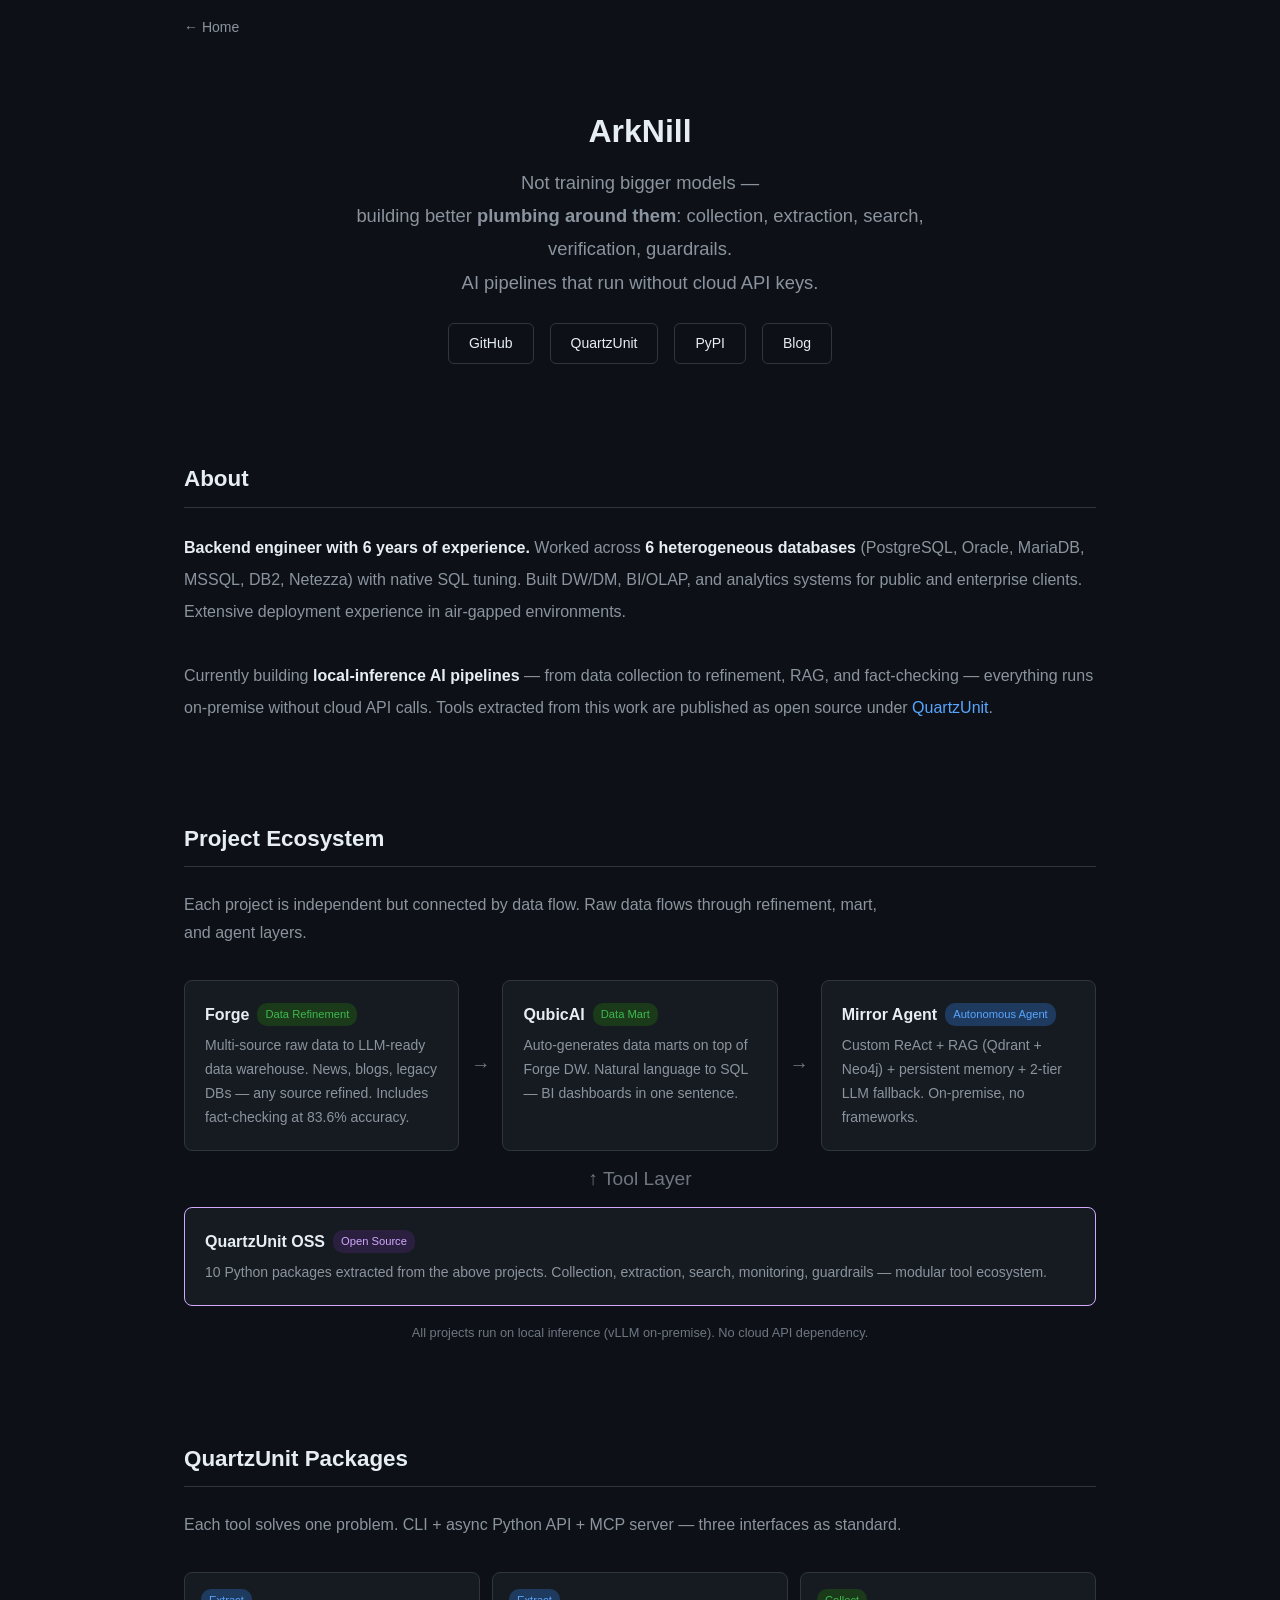
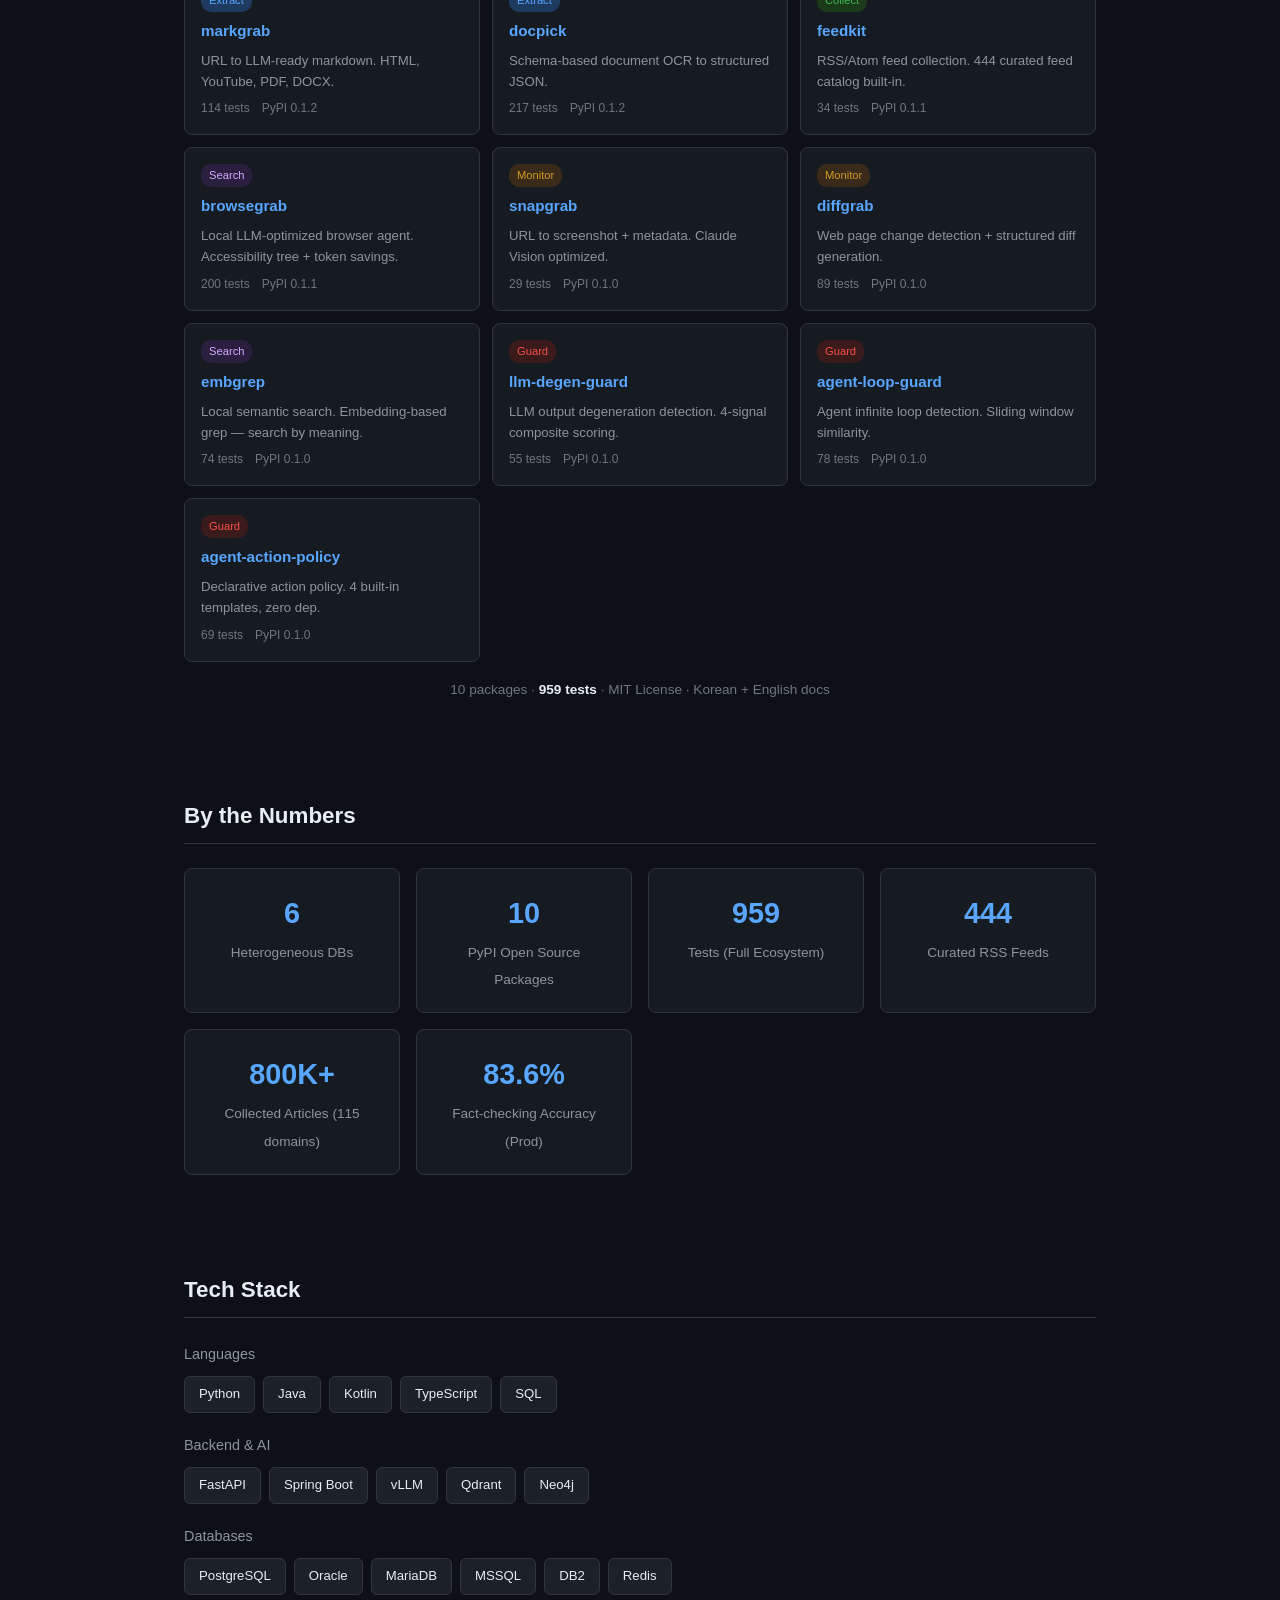
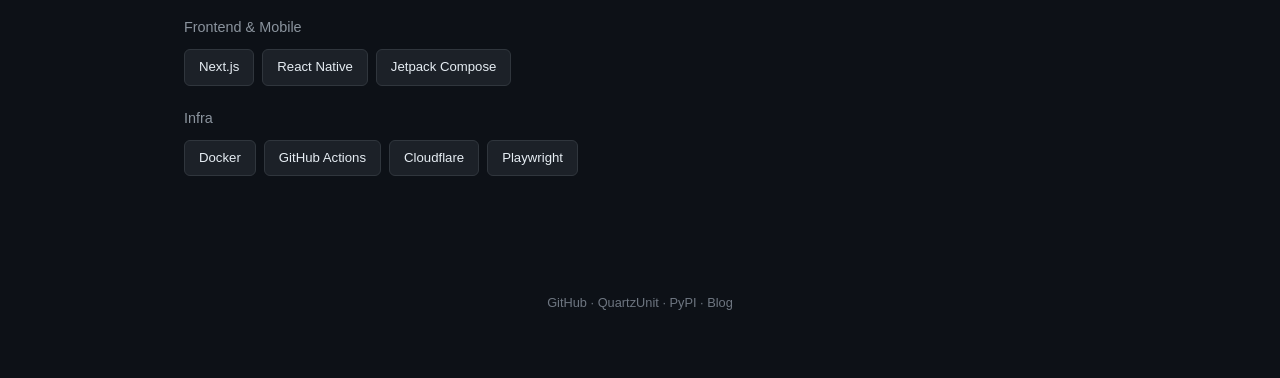
<file: layouts/portfolio/single.html>
<!DOCTYPE html>
<html lang="ko">
<head>
<meta charset="UTF-8">
<meta name="viewport" content="width=device-width, initial-scale=1.0">
<title>ArkNill — Portfolio</title>
<meta name="description" content="6년차 백엔드 엔지니어. 데이터 정제부터 팩트체킹까지, 로컬에서 동작하는 AI 파이프라인을 만듭니다.">
<style>
*,*::before,*::after{margin:0;padding:0;box-sizing:border-box}
:root{
  --bg:#0d1117;--bg2:#161b22;--bg3:#1c2128;
  --text:#e6edf3;--text2:#8b949e;--text3:#6e7681;
  --accent:#58a6ff;--accent2:#3fb950;--accent3:#d2a8ff;
  --border:#30363d;
  --card:#161b22;
}
html{font-size:16px;scroll-behavior:smooth}
body{background:var(--bg);color:var(--text);font-family:-apple-system,BlinkMacSystemFont,'Pretendard','Segoe UI',sans-serif;line-height:1.7}
a{color:var(--accent);text-decoration:none}
a:hover{text-decoration:underline}
.container{max-width:960px;margin:0 auto;padding:0 24px}
.back-link{display:inline-block;padding:16px 0;font-size:0.875rem;color:var(--text2)}
.hero{padding:48px 0;text-align:center}
.hero h1{font-size:2rem;font-weight:700;margin-bottom:8px}
.hero .tagline{font-size:1.15rem;color:var(--text2);max-width:640px;margin:0 auto;line-height:1.8}
.hero .links{margin-top:24px;display:flex;gap:16px;justify-content:center;flex-wrap:wrap}
.hero .links a{padding:8px 20px;border:1px solid var(--border);border-radius:6px;font-size:0.875rem;color:var(--text);transition:border-color .2s}
.hero .links a:hover{border-color:var(--accent);text-decoration:none}
section{padding:48px 0}
section h2{font-size:1.4rem;font-weight:600;margin-bottom:24px;padding-bottom:8px;border-bottom:1px solid var(--border)}
.section-desc{color:var(--text2);margin-bottom:32px;max-width:720px;line-height:1.8}
.about-content{color:var(--text2);line-height:2;font-size:1rem}
.about-content strong{color:var(--text)}
.eco-flow{display:flex;flex-direction:column;gap:0}
.eco-row{display:flex;align-items:stretch;gap:0}
.eco-card{background:var(--card);border:1px solid var(--border);border-radius:8px;padding:20px;flex:1;min-width:0}
.eco-card h3{font-size:1rem;font-weight:600;margin-bottom:6px;display:flex;align-items:center;gap:8px}
.eco-card .tag{font-size:0.7rem;padding:2px 8px;border-radius:10px;font-weight:500}
.tag-agent{background:#1f3a5f;color:var(--accent)}
.tag-data{background:#1a3a1a;color:var(--accent2)}
.tag-platform{background:#2a1f3f;color:var(--accent3)}
.eco-card p{color:var(--text2);font-size:0.875rem;line-height:1.7}
.eco-arrow{display:flex;align-items:center;justify-content:center;padding:12px 0;color:var(--text3);font-size:1.2rem}
.eco-arrow-h{display:flex;align-items:center;justify-content:center;padding:0 12px;color:var(--text3);font-size:1.2rem;flex-shrink:0}
.eco-note{color:var(--text3);font-size:0.8rem;text-align:center;margin-top:16px}
.pkg-grid{display:grid;grid-template-columns:repeat(auto-fill,minmax(280px,1fr));gap:12px}
.pkg-card{background:var(--card);border:1px solid var(--border);border-radius:8px;padding:16px;display:flex;flex-direction:column;gap:6px;transition:border-color .2s}
.pkg-card:hover{border-color:var(--accent)}
.pkg-card h4{font-size:0.95rem;font-weight:600}
.pkg-card p{color:var(--text2);font-size:0.825rem;line-height:1.6;flex:1}
.pkg-meta{display:flex;gap:12px;align-items:center;font-size:0.75rem;color:var(--text3)}
.pkg-meta a{color:var(--text3)}
.pkg-meta a:hover{color:var(--accent)}
.pkg-cat{font-size:0.7rem;padding:2px 8px;border-radius:10px;font-weight:500;width:fit-content}
.cat-collect{background:#1a3a1a;color:var(--accent2)}
.cat-extract{background:#1f3a5f;color:var(--accent)}
.cat-search{background:#2a1f3f;color:var(--accent3)}
.cat-monitor{background:#3a2a1a;color:#d29922}
.cat-guard{background:#3a1a1a;color:#f85149}
.numbers-grid{display:grid;grid-template-columns:repeat(auto-fill,minmax(200px,1fr));gap:16px}
.num-card{background:var(--card);border:1px solid var(--border);border-radius:8px;padding:20px;text-align:center}
.num-card .value{font-size:1.8rem;font-weight:700;color:var(--accent);display:block}
.num-card .label{color:var(--text2);font-size:0.85rem;margin-top:4px}
.stack-group{margin-bottom:20px}
.stack-group h3{font-size:0.9rem;color:var(--text2);margin-bottom:10px;font-weight:500}
.stack-tags{display:flex;flex-wrap:wrap;gap:8px}
.stack-tag{background:var(--bg3);border:1px solid var(--border);padding:6px 14px;border-radius:6px;font-size:0.825rem;color:var(--text)}
footer{padding:48px 0 64px;text-align:center;color:var(--text3);font-size:0.8rem}
footer a{color:var(--text3)}
@media(max-width:640px){
  .hero{padding:48px 0 32px}
  .hero h1{font-size:1.5rem}
  .eco-row{flex-direction:column}
  .eco-arrow-h{transform:rotate(90deg);padding:12px 0}
  .numbers-grid{grid-template-columns:repeat(2,1fr)}
  .pkg-grid{grid-template-columns:1fr}
}
</style>
</head>
<body>
<div class="container">
  <a class="back-link" href="/">&larr; Home</a>
</div>

<div class="hero">
  <div class="container">
    <h1>ArkNill</h1>
    <p class="tagline">
      Not training bigger models —<br>
      building better <strong>plumbing around them</strong>: collection, extraction, search, verification, guardrails.<br>
      AI pipelines that run without cloud API keys.
    </p>
    <div class="links">
      <a href="https://github.com/ArkNill">GitHub</a>
      <a href="https://github.com/QuartzUnit">QuartzUnit</a>
      <a href="https://pypi.org/user/ArkNill/">PyPI</a>
      <a href="/">Blog</a>
    </div>
  </div>
</div>

<section>
  <div class="container">
    <h2>About</h2>
    <div class="about-content">
      <p>
        <strong>Backend engineer with 6 years of experience.</strong>
        Worked across <strong>6 heterogeneous databases</strong> (PostgreSQL, Oracle, MariaDB, MSSQL, DB2, Netezza) with native SQL tuning.
        Built DW/DM, BI/OLAP, and analytics systems for public and enterprise clients.
        Extensive deployment experience in air-gapped environments.
      </p>
      <br>
      <p>
        Currently building <strong>local-inference AI pipelines</strong> —
        from data collection to refinement, RAG, and fact-checking —
        everything runs on-premise without cloud API calls.
        Tools extracted from this work are published as open source under
        <a href="https://github.com/QuartzUnit">QuartzUnit</a>.
      </p>
    </div>
  </div>
</section>

<section>
  <div class="container">
    <h2>Project Ecosystem</h2>
    <p class="section-desc">
      Each project is independent but connected by data flow.
      Raw data flows through refinement, mart, and agent layers.
    </p>
    <div class="eco-flow">
      <div class="eco-row">
        <div class="eco-card">
          <h3>Forge <span class="tag tag-data">Data Refinement</span></h3>
          <p>Multi-source raw data to LLM-ready data warehouse. News, blogs, legacy DBs — any source refined. Includes fact-checking at 83.6% accuracy.</p>
        </div>
        <div class="eco-arrow-h">&rarr;</div>
        <div class="eco-card">
          <h3>QubicAI <span class="tag tag-data">Data Mart</span></h3>
          <p>Auto-generates data marts on top of Forge DW. Natural language to SQL — BI dashboards in one sentence.</p>
        </div>
        <div class="eco-arrow-h">&rarr;</div>
        <div class="eco-card">
          <h3>Mirror Agent <span class="tag tag-agent">Autonomous Agent</span></h3>
          <p>Custom ReAct + RAG (Qdrant + Neo4j) + persistent memory + 2-tier LLM fallback. On-premise, no frameworks.</p>
        </div>
      </div>
      <div class="eco-arrow">&uarr; Tool Layer</div>
      <div class="eco-row">
        <div class="eco-card" style="border-color:var(--accent3)">
          <h3>QuartzUnit OSS <span class="tag tag-platform">Open Source</span></h3>
          <p>10 Python packages extracted from the above projects. Collection, extraction, search, monitoring, guardrails — modular tool ecosystem.</p>
        </div>
      </div>
    </div>
    <p class="eco-note">All projects run on local inference (vLLM on-premise). No cloud API dependency.</p>
  </div>
</section>

<section>
  <div class="container">
    <h2>QuartzUnit Packages</h2>
    <p class="section-desc">
      Each tool solves one problem.
      CLI + async Python API + MCP server — three interfaces as standard.
    </p>
    <div class="pkg-grid">
      <a class="pkg-card" href="https://github.com/QuartzUnit/markgrab">
        <span class="pkg-cat cat-extract">Extract</span>
        <h4>markgrab</h4>
        <p>URL to LLM-ready markdown. HTML, YouTube, PDF, DOCX.</p>
        <div class="pkg-meta"><span>114 tests</span><span>PyPI 0.1.2</span></div>
      </a>
      <a class="pkg-card" href="https://github.com/QuartzUnit/docpick">
        <span class="pkg-cat cat-extract">Extract</span>
        <h4>docpick</h4>
        <p>Schema-based document OCR to structured JSON.</p>
        <div class="pkg-meta"><span>217 tests</span><span>PyPI 0.1.2</span></div>
      </a>
      <a class="pkg-card" href="https://github.com/QuartzUnit/feedkit">
        <span class="pkg-cat cat-collect">Collect</span>
        <h4>feedkit</h4>
        <p>RSS/Atom feed collection. 444 curated feed catalog built-in.</p>
        <div class="pkg-meta"><span>34 tests</span><span>PyPI 0.1.1</span></div>
      </a>
      <a class="pkg-card" href="https://github.com/QuartzUnit/browsegrab">
        <span class="pkg-cat cat-search">Search</span>
        <h4>browsegrab</h4>
        <p>Local LLM-optimized browser agent. Accessibility tree + token savings.</p>
        <div class="pkg-meta"><span>200 tests</span><span>PyPI 0.1.1</span></div>
      </a>
      <a class="pkg-card" href="https://github.com/QuartzUnit/snapgrab">
        <span class="pkg-cat cat-monitor">Monitor</span>
        <h4>snapgrab</h4>
        <p>URL to screenshot + metadata. Claude Vision optimized.</p>
        <div class="pkg-meta"><span>29 tests</span><span>PyPI 0.1.0</span></div>
      </a>
      <a class="pkg-card" href="https://github.com/QuartzUnit/diffgrab">
        <span class="pkg-cat cat-monitor">Monitor</span>
        <h4>diffgrab</h4>
        <p>Web page change detection + structured diff generation.</p>
        <div class="pkg-meta"><span>89 tests</span><span>PyPI 0.1.0</span></div>
      </a>
      <a class="pkg-card" href="https://github.com/QuartzUnit/embgrep">
        <span class="pkg-cat cat-search">Search</span>
        <h4>embgrep</h4>
        <p>Local semantic search. Embedding-based grep — search by meaning.</p>
        <div class="pkg-meta"><span>74 tests</span><span>PyPI 0.1.0</span></div>
      </a>
      <a class="pkg-card" href="https://github.com/QuartzUnit/llm-degen-guard">
        <span class="pkg-cat cat-guard">Guard</span>
        <h4>llm-degen-guard</h4>
        <p>LLM output degeneration detection. 4-signal composite scoring.</p>
        <div class="pkg-meta"><span>55 tests</span><span>PyPI 0.1.0</span></div>
      </a>
      <a class="pkg-card" href="https://github.com/QuartzUnit/agent-loop-guard">
        <span class="pkg-cat cat-guard">Guard</span>
        <h4>agent-loop-guard</h4>
        <p>Agent infinite loop detection. Sliding window similarity.</p>
        <div class="pkg-meta"><span>78 tests</span><span>PyPI 0.1.0</span></div>
      </a>
      <a class="pkg-card" href="https://github.com/QuartzUnit/agent-action-policy">
        <span class="pkg-cat cat-guard">Guard</span>
        <h4>agent-action-policy</h4>
        <p>Declarative action policy. 4 built-in templates, zero dep.</p>
        <div class="pkg-meta"><span>69 tests</span><span>PyPI 0.1.0</span></div>
      </a>
    </div>
    <p style="color:var(--text3);font-size:0.85rem;margin-top:16px;text-align:center">
      10 packages &middot; <strong style="color:var(--text)">959 tests</strong> &middot; MIT License &middot; Korean + English docs
    </p>
  </div>
</section>

<section>
  <div class="container">
    <h2>By the Numbers</h2>
    <div class="numbers-grid">
      <div class="num-card"><span class="value">6</span><span class="label">Heterogeneous DBs</span></div>
      <div class="num-card"><span class="value">10</span><span class="label">PyPI Open Source Packages</span></div>
      <div class="num-card"><span class="value">959</span><span class="label">Tests (Full Ecosystem)</span></div>
      <div class="num-card"><span class="value">444</span><span class="label">Curated RSS Feeds</span></div>
      <div class="num-card"><span class="value">800K+</span><span class="label">Collected Articles (115 domains)</span></div>
      <div class="num-card"><span class="value">83.6%</span><span class="label">Fact-checking Accuracy (Prod)</span></div>
    </div>
  </div>
</section>

<section>
  <div class="container">
    <h2>Tech Stack</h2>
    <div class="stack-group"><h3>Languages</h3><div class="stack-tags"><span class="stack-tag">Python</span><span class="stack-tag">Java</span><span class="stack-tag">Kotlin</span><span class="stack-tag">TypeScript</span><span class="stack-tag">SQL</span></div></div>
    <div class="stack-group"><h3>Backend & AI</h3><div class="stack-tags"><span class="stack-tag">FastAPI</span><span class="stack-tag">Spring Boot</span><span class="stack-tag">vLLM</span><span class="stack-tag">Qdrant</span><span class="stack-tag">Neo4j</span></div></div>
    <div class="stack-group"><h3>Databases</h3><div class="stack-tags"><span class="stack-tag">PostgreSQL</span><span class="stack-tag">Oracle</span><span class="stack-tag">MariaDB</span><span class="stack-tag">MSSQL</span><span class="stack-tag">DB2</span><span class="stack-tag">Redis</span></div></div>
    <div class="stack-group"><h3>Frontend & Mobile</h3><div class="stack-tags"><span class="stack-tag">Next.js</span><span class="stack-tag">React Native</span><span class="stack-tag">Jetpack Compose</span></div></div>
    <div class="stack-group"><h3>Infra</h3><div class="stack-tags"><span class="stack-tag">Docker</span><span class="stack-tag">GitHub Actions</span><span class="stack-tag">Cloudflare</span><span class="stack-tag">Playwright</span></div></div>
  </div>
</section>

<footer>
  <div class="container">
    <p><a href="https://github.com/ArkNill">GitHub</a> &middot; <a href="https://github.com/QuartzUnit">QuartzUnit</a> &middot; <a href="https://pypi.org/user/ArkNill/">PyPI</a> &middot; <a href="/">Blog</a></p>
  </div>
</footer>
</body>
</html>
</file>
